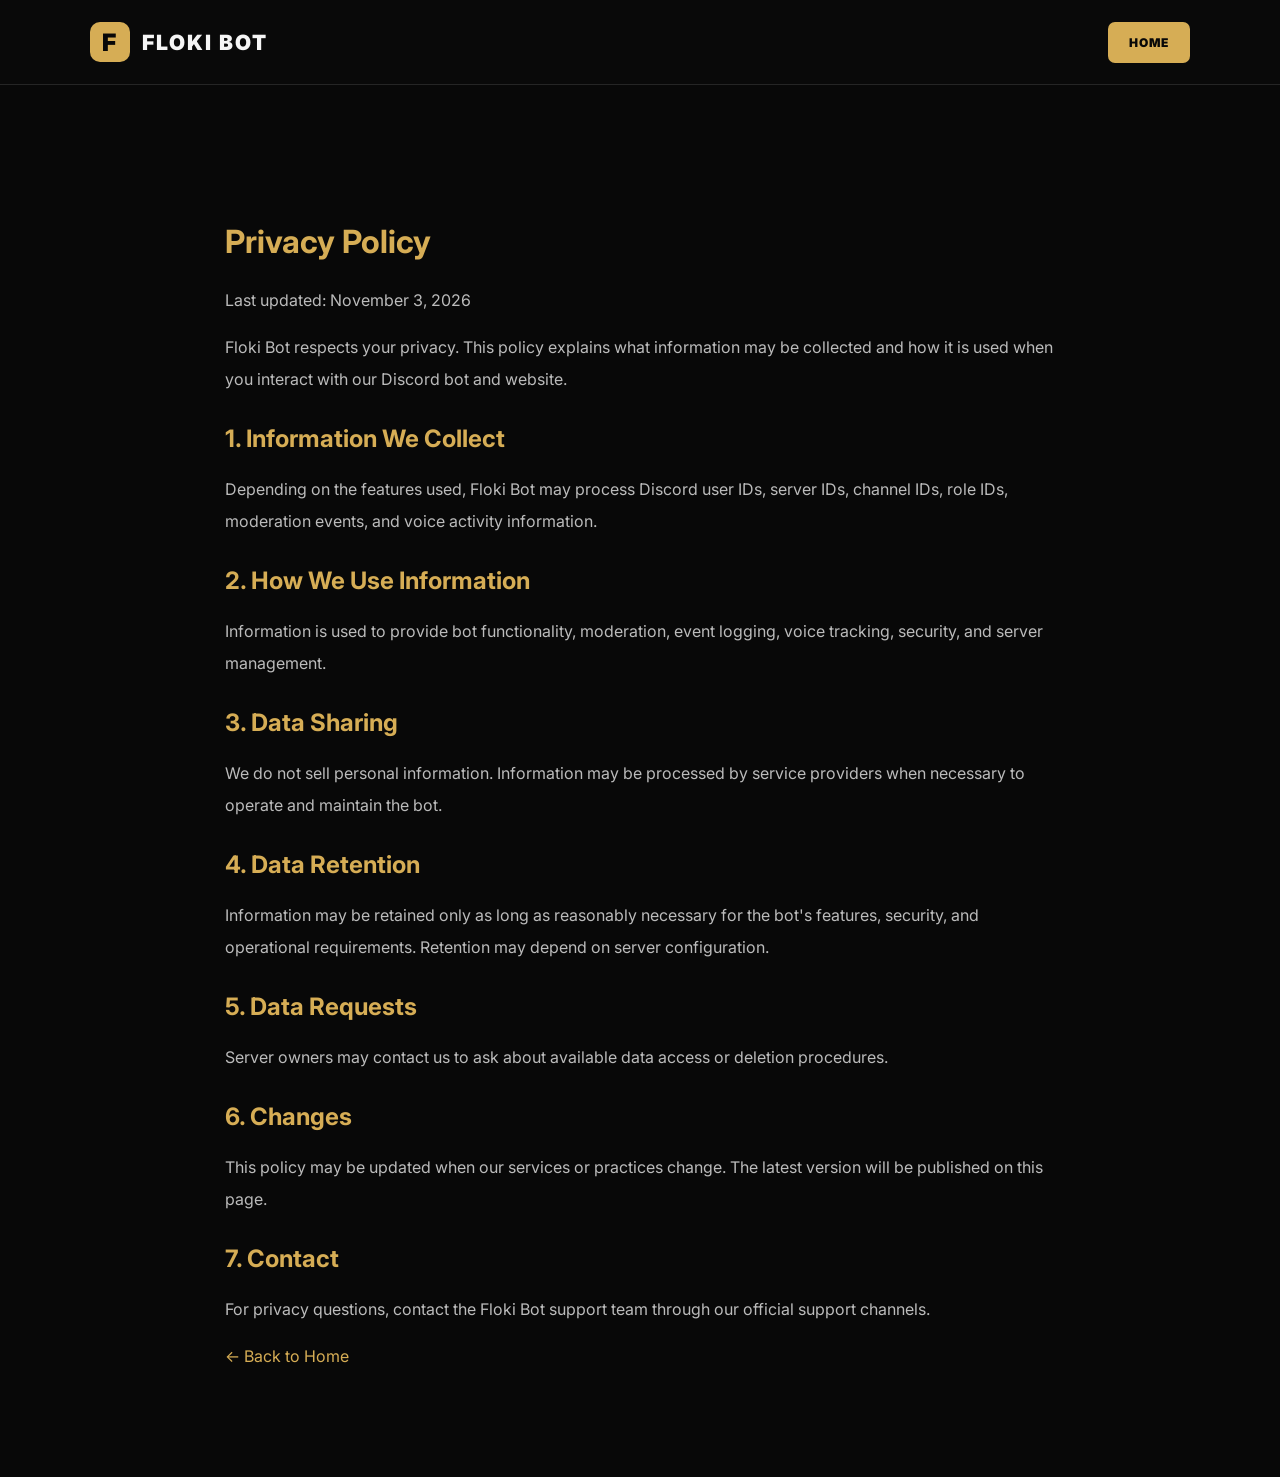
<file: privacy.html>
<!DOCTYPE html>
<html lang="en">
<head>
  <meta charset="UTF-8">
  <meta name="viewport" content="width=device-width, initial-scale=1.0">
  <title>Privacy Policy | Floki Bot</title>
  <link rel="stylesheet" href="styles.css">
  <style>
    .policy {
      max-width: 900px;
      margin: 70px auto;
      padding: 35px;
      line-height: 2;
    }
    .policy h1, .policy h2 {
      color: #d6ad55;
      margin: 20px 0 10px;
    }
    .policy p { color: #bbb; margin-bottom: 15px; }
    .policy a { color: #d6ad55; }
  </style>
</head>
<body>
  <header class="header">
    <a href="index.html" class="logo">
      <span class="logo-icon">F</span>
      FLOKI BOT
    </a>
    <a href="index.html" class="add-btn">HOME</a>
  </header>

  <main class="policy">
    <h1>Privacy Policy</h1>
    <p>Last updated: November 3, 2026</p>

    <p>
      Floki Bot respects your privacy. This policy explains what
      information may be collected and how it is used when you interact
      with our Discord bot and website.
    </p>

    <h2>1. Information We Collect</h2>
    <p>
      Depending on the features used, Floki Bot may process Discord
      user IDs, server IDs, channel IDs, role IDs, moderation events,
      and voice activity information.
    </p>

    <h2>2. How We Use Information</h2>
    <p>
      Information is used to provide bot functionality, moderation,
      event logging, voice tracking, security, and server management.
    </p>

    <h2>3. Data Sharing</h2>
    <p>
      We do not sell personal information. Information may be processed
      by service providers when necessary to operate and maintain the bot.
    </p>

    <h2>4. Data Retention</h2>
    <p>
      Information may be retained only as long as reasonably necessary
      for the bot's features, security, and operational requirements.
      Retention may depend on server configuration.
    </p>

    <h2>5. Data Requests</h2>
    <p>
      Server owners may contact us to ask about available data access
      or deletion procedures.
    </p>

    <h2>6. Changes</h2>
    <p>
      This policy may be updated when our services or practices change.
      The latest version will be published on this page.
    </p>

    <h2>7. Contact</h2>
    <p>
      For privacy questions, contact the Floki Bot support team through
      our official support channels.
    </p>

    <a href="index.html">← Back to Home</a>
  </main>
</body>
</html>
</file>
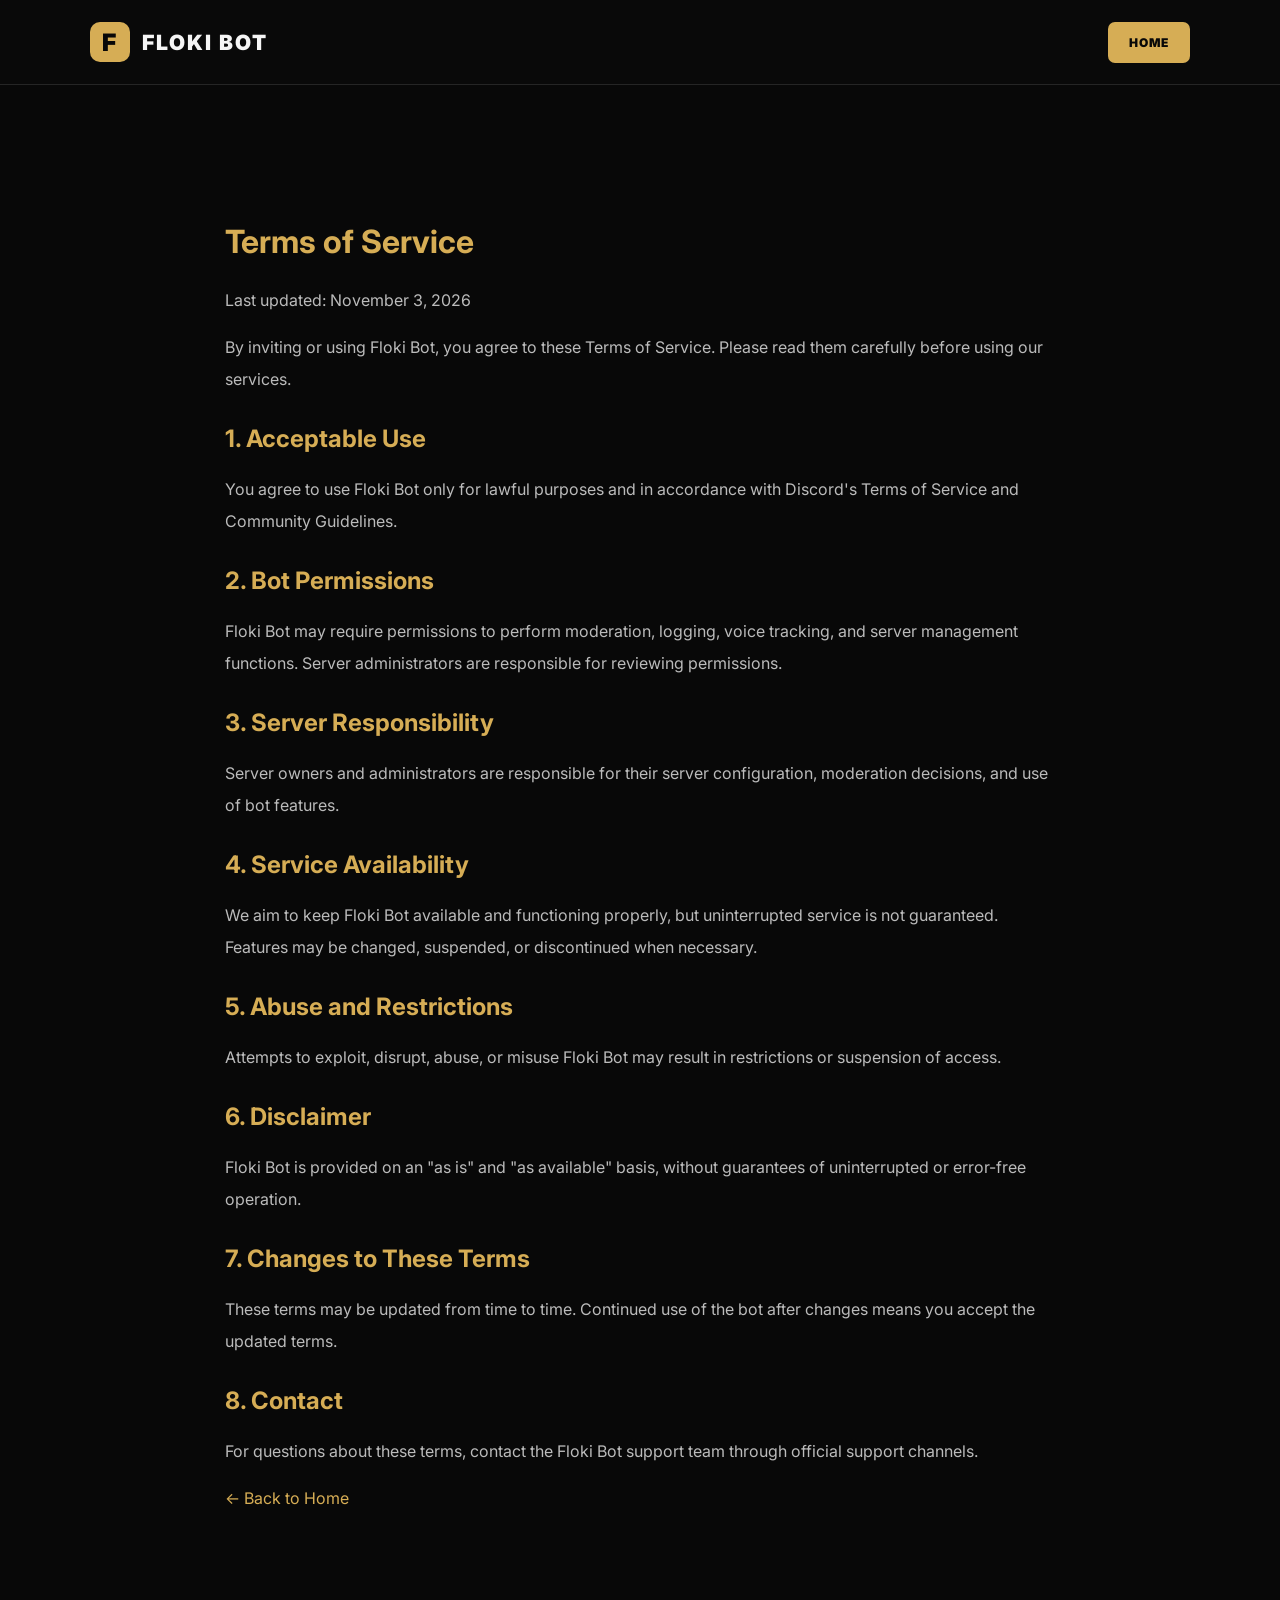
<file: terms.html>
<!DOCTYPE html>
<html lang="en">
<head>
  <meta charset="UTF-8">
  <meta name="viewport" content="width=device-width, initial-scale=1.0">
  <title>Terms of Service | Floki Bot</title>
  <link rel="stylesheet" href="styles.css">
  <style>
    .policy {
      max-width: 900px;
      margin: 70px auto;
      padding: 35px;
      line-height: 2;
    }

    .policy h1,
    .policy h2 {
      color: #d6ad55;
      margin: 20px 0 10px;
    }

    .policy p {
      color: #bbb;
      margin-bottom: 15px;
    }

    .policy a {
      color: #d6ad55;
    }
  </style>
</head>

<body>

  <header class="header">
    <a href="index.html" class="logo">
      <span class="logo-icon">F</span>
      FLOKI BOT
    </a>

    <a href="index.html" class="add-btn">HOME</a>
  </header>

  <main class="policy">

    <h1>Terms of Service</h1>
    <p>Last updated: November 3, 2026</p>

    <p>
      By inviting or using Floki Bot, you agree to these Terms of Service.
      Please read them carefully before using our services.
    </p>

    <h2>1. Acceptable Use</h2>
    <p>
      You agree to use Floki Bot only for lawful purposes and in
      accordance with Discord's Terms of Service and Community Guidelines.
    </p>

    <h2>2. Bot Permissions</h2>
    <p>
      Floki Bot may require permissions to perform moderation,
      logging, voice tracking, and server management functions.
      Server administrators are responsible for reviewing permissions.
    </p>

    <h2>3. Server Responsibility</h2>
    <p>
      Server owners and administrators are responsible for their
      server configuration, moderation decisions, and use of bot features.
    </p>

    <h2>4. Service Availability</h2>
    <p>
      We aim to keep Floki Bot available and functioning properly,
      but uninterrupted service is not guaranteed. Features may be
      changed, suspended, or discontinued when necessary.
    </p>

    <h2>5. Abuse and Restrictions</h2>
    <p>
      Attempts to exploit, disrupt, abuse, or misuse Floki Bot may
      result in restrictions or suspension of access.
    </p>

    <h2>6. Disclaimer</h2>
    <p>
      Floki Bot is provided on an "as is" and "as available" basis,
      without guarantees of uninterrupted or error-free operation.
    </p>

    <h2>7. Changes to These Terms</h2>
    <p>
      These terms may be updated from time to time. Continued use
      of the bot after changes means you accept the updated terms.
    </p>

    <h2>8. Contact</h2>
    <p>
      For questions about these terms, contact the Floki Bot
      support team through official support channels.
    </p>

    <a href="index.html">← Back to Home</a>

  </main>

</body>
</html>
</file>
<file: styles.css>
@import url('https://fonts.googleapis.com/css2?family=Inter:wght@400;500;600;700;800;900&family=Cairo:wght@400;600;700;800;900&display=swap');

:root {
  --gold: #d6ad55;
  --gold-light: #f2d48b;
  --black: #080808;
  --card: #111111;
  --text: #f5f5f5;
  --muted: #999999;
}

* {
  margin: 0;
  padding: 0;
  box-sizing: border-box;
}

html {
  scroll-behavior: smooth;
}

body {
  background: var(--black);
  color: var(--text);
  font-family: 'Inter', sans-serif;
}

a {
  color: inherit;
  text-decoration: none;
}

.header {
  width: 100%;
  min-height: 85px;
  padding: 18px 7%;
  display: flex;
  justify-content: space-between;
  align-items: center;
  gap: 20px;
  border-bottom: 1px solid #252525;
  background: #090909;
}

.logo {
  display: flex;
  align-items: center;
  gap: 12px;
  font-size: 21px;
  font-weight: 900;
  letter-spacing: 2px;
}

.logo small {
  color: var(--gold);
  font-size: 12px;
}

.logo-icon {
  width: 40px;
  height: 40px;
  display: grid;
  place-items: center;
  background: var(--gold);
  color: #080808;
  border-radius: 10px;
  font-size: 24px;
  font-weight: 900;
}

nav {
  display: flex;
  gap: 30px;
}

nav a {
  color: #bcbcbc;
  font-size: 13px;
  transition: .3s;
}

nav a:hover {
  color: var(--gold);
}

.header-actions,
.hero-actions {
  display: flex;
  align-items: center;
  gap: 12px;
}

.language-btn {
  background: transparent;
  color: var(--gold);
  border: 1px solid #66532d;
  padding: 11px 15px;
  border-radius: 7px;
  cursor: pointer;
}

.add-btn {
  display: inline-block;
  background: var(--gold);
  color: #080808;
  padding: 13px 21px;
  border-radius: 7px;
  font-size: 12px;
  font-weight: 900;
  letter-spacing: 1px;
  transition: .3s;
}

.add-btn:hover {
  background: var(--gold-light);
  transform: translateY(-2px);
}

.hero {
  min-height: 680px;
  padding: 110px 20px 90px;
  display: flex;
  flex-direction: column;
  justify-content: center;
  align-items: center;
  text-align: center;
  background:
    radial-gradient(ellipse at center, #302513 0%, #12100c 35%, #080808 75%);
}

.verified {
  border: 1px solid #6d592f;
  color: var(--gold);
  padding: 9px 16px;
  border-radius: 30px;
  font-size: 11px;
  letter-spacing: 2px;
  margin-bottom: 28px;
}

.hero-logo {
  width: 110px;
  height: 110px;
  display: grid;
  place-items: center;
  background: linear-gradient(145deg, #f2d48b, #a77a2d);
  color: #090909;
  border-radius: 25px;
  font-size: 75px;
  font-weight: 900;
  box-shadow: 0 0 65px #d6ad5540;
  margin-bottom: 35px;
}

.hero h1 {
  font-size: clamp(32px, 6vw, 65px);
  font-weight: 900;
  letter-spacing: 3px;
  margin-bottom: 22px;
}

.hero p {
  max-width: 690px;
  color: var(--muted);
  font-size: 15px;
  line-height: 1.9;
}

.hero-actions {
  margin-top: 35px;
  flex-wrap: wrap;
  justify-content: center;
}

.large {
  padding: 17px 27px;
}

.secondary-btn {
  padding: 16px 23px;
  border: 1px solid #444;
  border-radius: 7px;
  font-size: 12px;
  font-weight: 800;
  transition: .3s;
}

.secondary-btn:hover {
  border-color: var(--gold);
  color: var(--gold);
}

.hero-label {
  margin-top: 65px;
  color: #666;
  font-size: 10px;
  letter-spacing: 4px;
}

.features {
  padding: 100px 8%;
}

.section-heading {
  text-align: center;
  margin-bottom: 55px;
}

.section-heading span {
  color: var(--gold);
  font-size: 11px;
  letter-spacing: 4px;
}

.section-heading h2 {
  font-size: clamp(25px, 4vw, 38px);
  margin: 15px 0;
}

.section-heading p {
  color: var(--muted);
  font-size: 14px;
}

.feature-grid {
  display: grid;
  grid-template-columns: repeat(4, 1fr);
  gap: 20px;
}

.feature-card {
  background: var(--card);
  border: 1px solid #252525;
  border-radius: 13px;
  padding: 30px 24px;
  transition: .3s;
}

.feature-card:hover {
  transform: translateY(-6px);
  border-color: var(--gold);
}

.feature-icon {
  color: var(--gold);
  font-size: 32px;
  margin-bottom: 23px;
}

.feature-card h3 {
  font-size: 17px;
  margin-bottom: 13px;
}

.feature-card p {
  color: var(--muted);
  font-size: 13px;
  line-height: 1.8;
}

footer {
  border-top: 1px solid #252525;
  padding: 45px 20px;
  text-align: center;
  color: #777;
  font-size: 12px;
  line-height: 2.5;
}

footer .logo {
  justify-content: center;
  color: white;
  margin-bottom: 12px;
}

footer a {
  color: var(--gold);
}

body[dir="rtl"] {
  font-family: 'Cairo', sans-serif;
}

body[dir="rtl"] .header {
  flex-wrap: wrap;
}

@media (max-width: 900px) {
  .feature-grid {
    grid-template-columns: repeat(2, 1fr);
  }

  .header {
    flex-wrap: wrap;
  }
}

@media (max-width: 600px) {
  .header {
    justify-content: center;
  }

  nav {
    width: 100%;
    justify-content: center;
    gap: 16px;
    flex-wrap: wrap;
  }

  .header-actions {
    justify-content: center;
  }

  .feature-grid {
    grid-template-columns: 1fr;
  }

  .hero {
    padding-top: 75px;
  }
}
.hero-logo img {
    width: 100%;
    height: 100%;
    object-fit: contain;
    display: block;
}
.features-grid {
  display: grid;
  grid-template-columns: repeat(2, minmax(0, 1fr));
  gap: 22px;
  margin-top: 45px;
}

.feature-card {
  background: linear-gradient(145deg, #171717, #0b0b0b);
  border: 1px solid rgba(214, 173, 85, 0.2);
  border-radius: 18px;
  padding: 30px;
  transition: 0.3s ease;
}

.feature-card:hover {
  transform: translateY(-7px);
  border-color: #d6ad55;
  box-shadow: 0 12px 35px rgba(214, 173, 85, 0.12);
}

.feature-icon {
  font-size: 32px;
  margin-bottom: 18px;
}

.feature-card h3 {
  color: #d6ad55;
  margin-bottom: 12px;
}

.feature-card p {
  color: #aaa;
  line-height: 1.8;
}

@media (max-width: 650px) {
  .features-grid {
    grid-template-columns: 1fr;
  }
}
.feature-card {
  cursor: pointer;
  position: relative;
}

.feature-more {
  display: inline-block;
  margin-top: 18px;
  color: #d6ad55;
  font-size: 13px;
  font-weight: bold;
}

.feature-modal {
  display: none;
  position: fixed;
  inset: 0;
  z-index: 9999;
  background: rgba(0, 0, 0, 0.85);
  backdrop-filter: blur(8px);
  justify-content: center;
  align-items: center;
  padding: 20px;
}

.feature-modal.active {
  display: flex;
}

.feature-modal-content {
  position: relative;
  width: 100%;
  max-width: 500px;
  background: linear-gradient(145deg, #1b1b1b, #090909);
  border: 1px solid rgba(214, 173, 85, 0.5);
  border-radius: 20px;
  padding: 40px 30px;
  text-align: center;
  box-shadow: 0 15px 60px rgba(0, 0, 0, 0.6);
  animation: featurePopup 0.25s ease;
}

.feature-modal-icon {
  font-size: 48px;
  color: #d6ad55;
  margin-bottom: 15px;
}

.feature-modal-content h2 {
  color: #d6ad55;
  margin-bottom: 18px;
}

.feature-modal-content p {
  color: #bbb;
  line-height: 2;
}

.feature-modal-close {
  position: absolute;
  top: 12px;
  right: 18px;
  background: transparent;
  border: none;
  color: #d6ad55;
  font-size: 32px;
  cursor: pointer;
}

body[dir="rtl"] .feature-modal-close {
  right: auto;
  left: 18px;
}

@keyframes featurePopup {
  from {
    opacity: 0;
    transform: translateY(15px) scale(0.96);
  }
  to {
    opacity: 1;
    transform: translateY(0) scale(1);
  }
}

.commands-section {
  padding: 90px 7%;
  text-align: center;
}

.commands-tools {
  max-width: 850px;
  margin: 35px auto;
}

#commandSearch {
  width: 100%;
  padding: 15px 20px;
  background: #111;
  border: 1px solid rgba(214,173,85,.35);
  border-radius: 12px;
  color: white;
  outline: none;
  margin-bottom: 20px;
}

.command-filters {
  display: flex;
  justify-content: center;
  flex-wrap: wrap;
  gap: 10px;
}

.command-filter,
.copy-command {
  background: #151515;
  color: #d6ad55;
  border: 1px solid rgba(214,173,85,.4);
  padding: 10px 18px;
  border-radius: 9px;
  cursor: pointer;
  transition: .2s;
}

.command-filter.active,
.command-filter:hover,
.copy-command:hover {
  background: #d6ad55;
  color: #080808;
}

.commands-grid {
  display: grid;
  grid-template-columns: repeat(auto-fit,minmax(230px,1fr));
  gap: 20px;
  margin-top: 35px;
}

.command-card {
  background: linear-gradient(145deg,#191919,#0a0a0a);
  border: 1px solid rgba(214,173,85,.2);
  border-radius: 16px;
  padding: 25px;
  text-align: start;
  transition: .25s;
}

.command-card:hover {
  transform: translateY(-5px);
  border-color: #d6ad55;
}

.command-category {
  color: #d6ad55;
  font-size: 11px;
  letter-spacing: 2px;
}

.command-card h3 {
  color: #fff;
  margin: 15px 0;
}

.command-card p {
  color: #aaa;
  min-height: 45px;
  line-height: 1.8;
}

.copy-command {
  margin-top: 12px;
}

#commandsEmpty {
  color: #aaa;
  margin-top: 25px;
}
</file>
